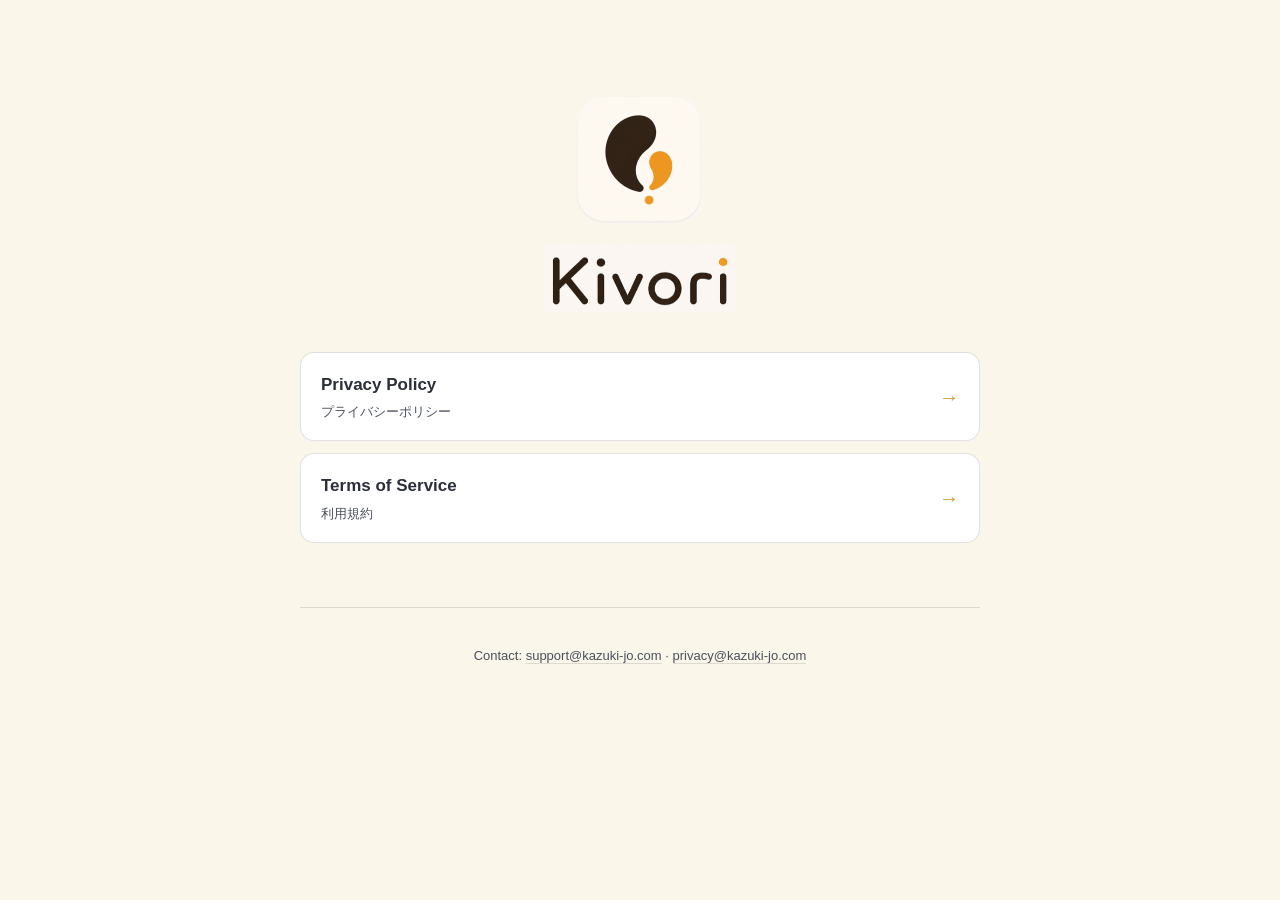
<file: index.html>
<!DOCTYPE html>
<html lang="ja">
<head>
<meta charset="utf-8" />
<meta name="viewport" content="width=device-width, initial-scale=1" />
<title>Kivori — Legal</title>
<meta name="description" content="Kivori privacy policy and terms of service." />
<link rel="icon" type="image/png" sizes="32x32" href="favicon-32.png" />
<link rel="icon" type="image/png" sizes="16x16" href="favicon-16.png" />
<link rel="apple-touch-icon" sizes="180x180" href="apple-touch-icon.png" />
<link rel="stylesheet" href="style.css" />
</head>
<body>
<div class="container">
  <div class="hero">
    <img class="hero-icon" src="kivori-logo-256.png" alt="Kivori icon" width="128" height="128" />
    <h1 class="visually-hidden">Kivori</h1>
    <img class="hero-wordmark" src="kivori-wordmark-720.png" srcset="kivori-wordmark-360.png 1x, kivori-wordmark-720.png 2x" alt="Kivori" width="360" height="127" />
  </div>

  <nav class="card-list" aria-label="Legal documents">
    <a class="card" href="privacy.html">
      <span>
        <div class="card-title">Privacy Policy</div>
        <div class="card-desc">プライバシーポリシー</div>
      </span>
      <span class="card-arrow" aria-hidden="true">→</span>
    </a>
    <a class="card" href="terms.html">
      <span>
        <div class="card-title">Terms of Service</div>
        <div class="card-desc">利用規約</div>
      </span>
      <span class="card-arrow" aria-hidden="true">→</span>
    </a>
  </nav>

  <div class="footer">
    <p>
      Contact: <a href="mailto:support@kazuki-jo.com">support@kazuki-jo.com</a> ·
      <a href="mailto:privacy@kazuki-jo.com">privacy@kazuki-jo.com</a>
    </p>
  </div>
</div>
</body>
</html>
</file>
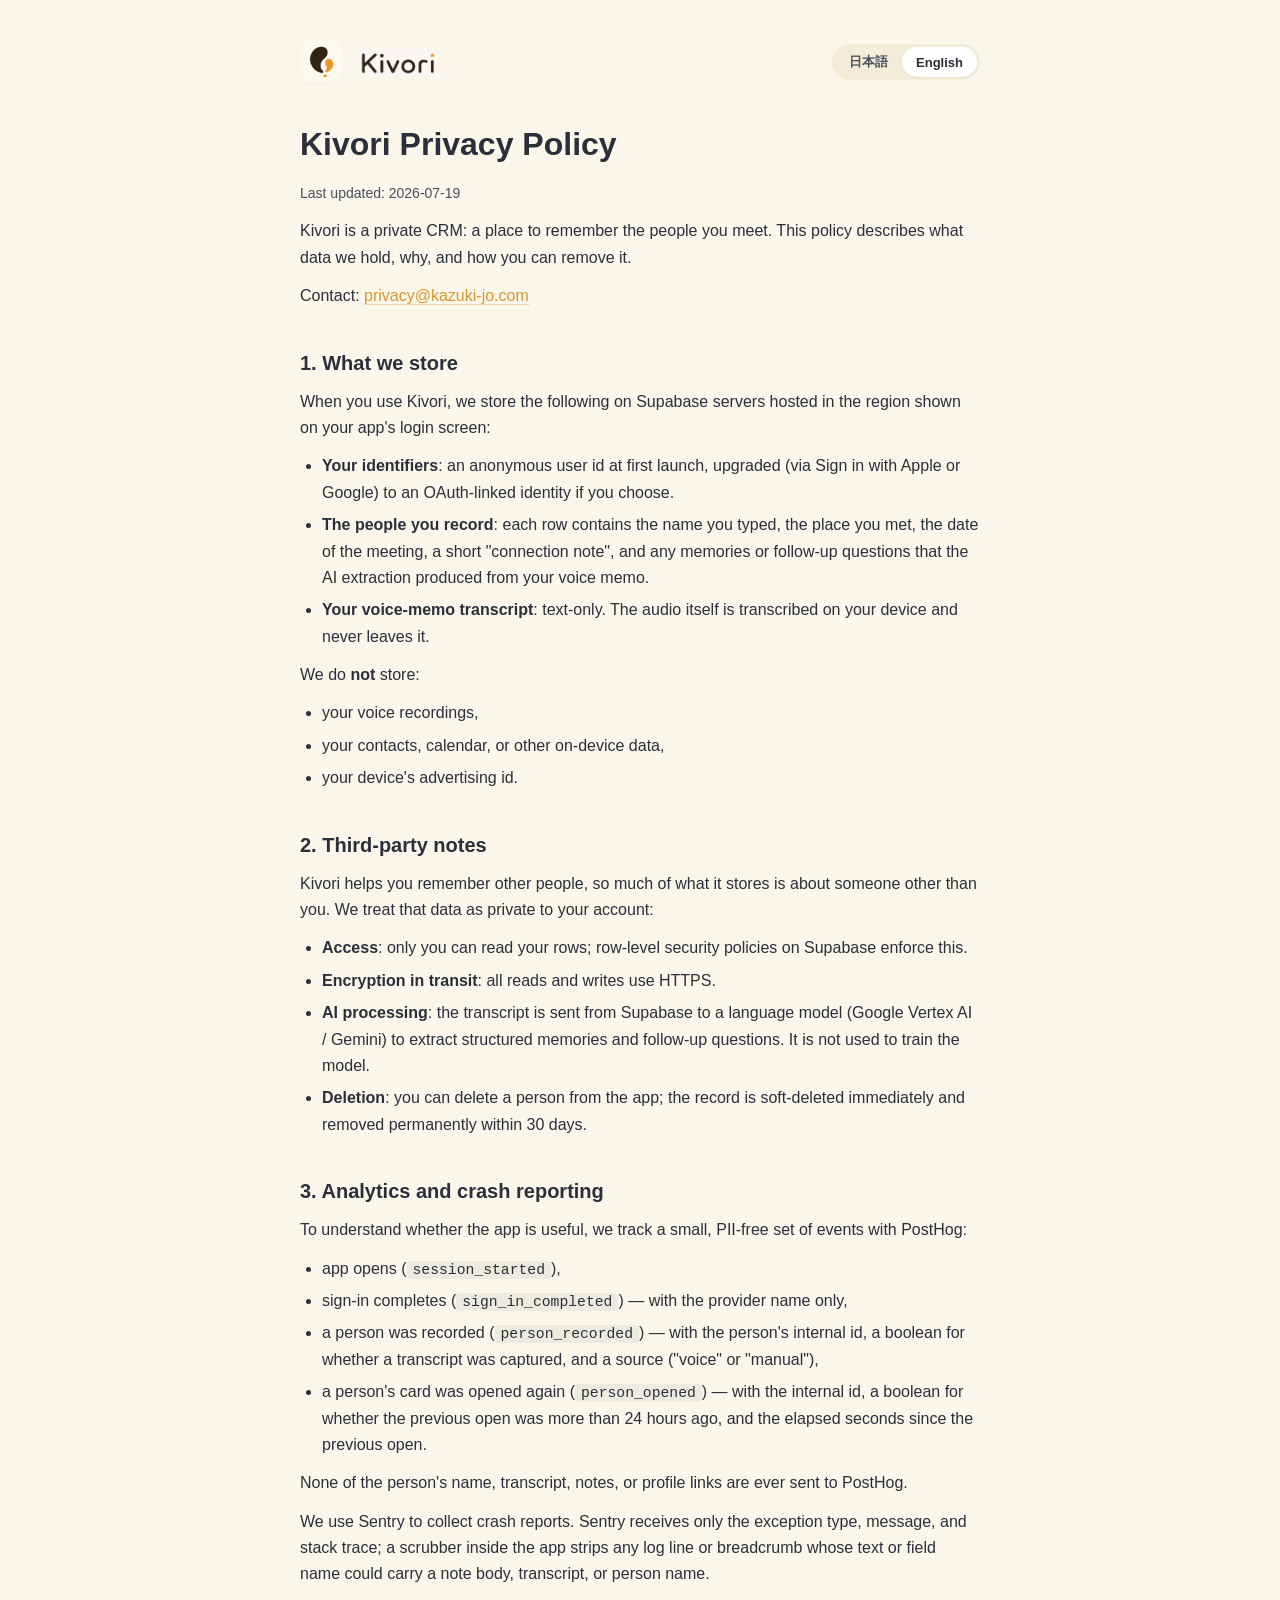
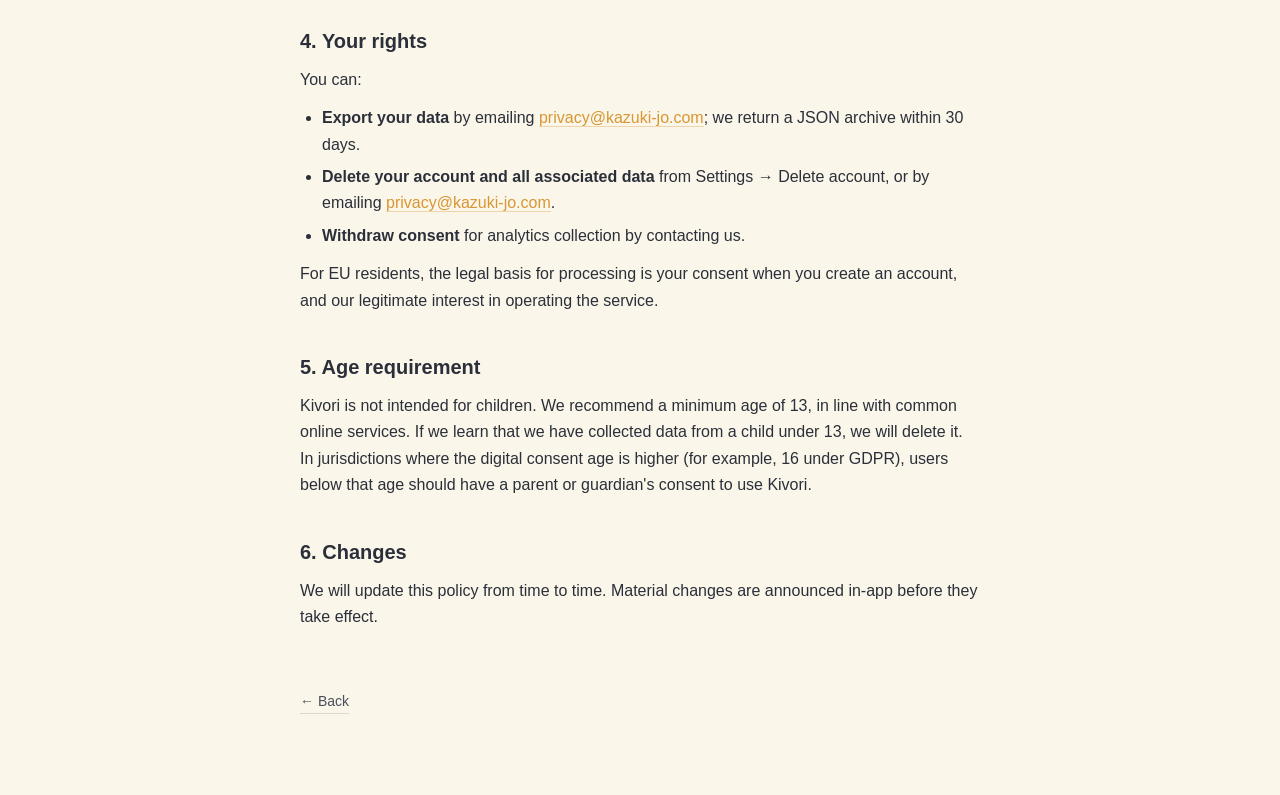
<file: privacy.html>
<!DOCTYPE html>
<html lang="ja">
<head>
<meta charset="utf-8" />
<meta name="viewport" content="width=device-width, initial-scale=1" />
<title>Kivori — Privacy Policy</title>
<meta name="description" content="Kivori privacy policy — what data we hold, why, and how to remove it." />
<link rel="icon" type="image/png" sizes="32x32" href="favicon-32.png" />
<link rel="icon" type="image/png" sizes="16x16" href="favicon-16.png" />
<link rel="apple-touch-icon" sizes="180x180" href="apple-touch-icon.png" />
<link rel="stylesheet" href="style.css" />
</head>
<body>
<div class="container">
  <header class="brand" style="display:flex;align-items:center;gap:14px;">
    <a href="index.html">
      <img src="kivori-logo-256.png" alt="Kivori icon" width="44" height="44" />
      <img class="brand-wordmark" src="kivori-wordmark-360.png" alt="Kivori" width="128" height="45" />
    </a>
    <div class="lang-toggle" role="tablist" aria-label="Language">
      <button type="button" role="tab" data-lang-btn="ja" aria-controls="lang-ja">日本語</button>
      <button type="button" role="tab" data-lang-btn="en" aria-controls="lang-en">English</button>
    </div>
  </header>

  <article id="lang-ja" data-lang="ja" role="tabpanel" aria-labelledby="lang-ja-btn">
<h1>Kivori プライバシーポリシー</h1>
<p><em>最終更新: 2026-07-19</em></p>
<p>Kivori は、あなたが会った人を思い出すためのプライベート CRM です。本ポリシーでは、当社がどのデータを保持し、なぜ保持し、どのように削除できるかを説明します。</p>
<p>問い合わせ先: <a href="mailto:privacy@kazuki-jo.com">privacy@kazuki-jo.com</a></p>
<h2>1. 保存するデータ</h2>
<p>Kivori をご利用いただくと、アプリのログイン画面に表示されるリージョンの Supabase サーバー上に以下のデータを保存します。</p>
<ul>
<li><strong>識別子</strong>: 初回起動時は匿名ユーザー ID。Apple / Google のサインインを行うと、OAuth 連携された ID に昇格します。</li>
<li><strong>記録した人物</strong>: 入力した名前、会った場所、日付、短い「関係メモ」、および音声メモから AI 抽出した「メモリ」「次に聞くこと」の各行が含まれます。</li>
<li><strong>音声メモの文字起こし</strong>: テキストのみ。音声そのものは端末上で文字起こしされ、外部には送信されません。</li>
</ul>
<p>以下のデータは保存しません。</p>
<ul>
<li>音声録音そのもの</li>
<li>連絡先、カレンダー、その他の端末内データ</li>
<li>端末の広告 ID</li>
</ul>
<h2>2. 第三者に関する情報</h2>
<p>Kivori はあなたが会った人を思い出すためのアプリなので、保存する情報の多くはあなた以外の人物に関するものです。これをあなたのアカウントに閉じた情報として扱います。</p>
<ul>
<li><strong>アクセス</strong>: あなたのみが自分の行を読み取れます。Supabase の行レベルセキュリティ (RLS) で強制されます。</li>
<li><strong>通信の暗号化</strong>: すべての読み書きは HTTPS を利用します。</li>
<li><strong>AI 処理</strong>: 文字起こしは Supabase から言語モデル (Google Vertex AI / Gemini) に送信され、構造化された「メモリ」「次に聞くこと」を抽出します。モデルの学習には利用されません。</li>
<li><strong>削除</strong>: アプリ内から人物を削除できます。ソフト削除が即時に反映され、30 日以内に完全に削除されます。</li>
</ul>
<h2>3. 分析とクラッシュレポート</h2>
<p>アプリが役に立っているかを把握するため、PostHog により PII を含まない少数のイベントを収集します。</p>
<ul>
<li>アプリ起動 (<code>session_started</code>)</li>
<li>サインイン完了 (<code>sign_in_completed</code>) — プロバイダ名のみ</li>
<li>人物を記録した (<code>person_recorded</code>) — 内部 ID、文字起こしを取得したかの真偽値、ソース (<code>voice</code> / <code>manual</code>)</li>
<li>人物カードを再度開いた (<code>person_opened</code>) — 内部 ID、前回の開封が 24 時間以上前かの真偽値、前回開封からの経過秒数</li>
</ul>
<p>人物の名前、文字起こし、メモ、プロフィールリンクなどが PostHog に送信されることは一切ありません。</p>
<p>クラッシュレポートには Sentry を利用します。Sentry には例外の型・メッセージ・スタックトレースのみが送信されます。アプリ内のスクラバーが、メモ本文・文字起こし・人物名を含む可能性のあるログ行やブレッドクラムを事前に除去します。</p>
<h2>4. あなたの権利</h2>
<p>以下を行えます。</p>
<ul>
<li><strong>データのエクスポート</strong>: <a href="mailto:privacy@kazuki-jo.com">privacy@kazuki-jo.com</a> 宛にご連絡ください。30 日以内に JSON アーカイブをお送りします。</li>
<li><strong>アカウントと関連データの削除</strong>: 「設定」→「アカウント削除」、または <a href="mailto:privacy@kazuki-jo.com">privacy@kazuki-jo.com</a> へのご連絡で対応します。</li>
<li><strong>分析データ提供への同意撤回</strong>: 上記連絡先までご連絡ください。</li>
</ul>
<p>EU 域内のお客様に対する処理の法的根拠は、アカウント作成時のご同意、および当社によるサービス運営の正当な利益です。</p>
<h2>5. 年齢制限</h2>
<p>Kivori は子ども向けのアプリではありません。一般的なオンラインサービスの慣行にあわせ、13 歳以上でのご利用を推奨しています。13 歳未満の方のデータを収集していることが判明した場合は、当該データを削除します。デジタル同意年齢がこれより高く定められている法域 (例: GDPR の 16 歳など) では、その年齢に満たない方は保護者の同意のうえでご利用ください。</p>
<h2>6. 変更</h2>
<p>本ポリシーは随時更新されます。重要な変更は、施行前にアプリ内でご案内します。</p>
    <a class="doc-back" href="index.html">← Back</a>
  </article>

  <article id="lang-en" data-lang="en" role="tabpanel" aria-labelledby="lang-en-btn">
<h1>Kivori Privacy Policy</h1>
<p><em>Last updated: 2026-07-19</em></p>
<p>Kivori is a private CRM: a place to remember the people you meet. This policy describes what data we hold, why, and how you can remove it.</p>
<p>Contact: <a href="mailto:privacy@kazuki-jo.com">privacy@kazuki-jo.com</a></p>
<h2>1. What we store</h2>
<p>When you use Kivori, we store the following on Supabase servers hosted in the region shown on your app&#39;s login screen:</p>
<ul>
<li><strong>Your identifiers</strong>: an anonymous user id at first launch, upgraded (via Sign in with Apple or Google) to an OAuth-linked identity if you choose.</li>
<li><strong>The people you record</strong>: each row contains the name you typed, the place you met, the date of the meeting, a short &quot;connection note&quot;, and any memories or follow-up questions that the AI extraction produced from your voice memo.</li>
<li><strong>Your voice-memo transcript</strong>: text-only. The audio itself is transcribed on your device and never leaves it.</li>
</ul>
<p>We do <strong>not</strong> store:</p>
<ul>
<li>your voice recordings,</li>
<li>your contacts, calendar, or other on-device data,</li>
<li>your device&#39;s advertising id.</li>
</ul>
<h2>2. Third-party notes</h2>
<p>Kivori helps you remember other people, so much of what it stores is about someone other than you. We treat that data as private to your account:</p>
<ul>
<li><strong>Access</strong>: only you can read your rows; row-level security policies on Supabase enforce this.</li>
<li><strong>Encryption in transit</strong>: all reads and writes use HTTPS.</li>
<li><strong>AI processing</strong>: the transcript is sent from Supabase to a language model (Google Vertex AI / Gemini) to extract structured memories and follow-up questions. It is not used to train the model.</li>
<li><strong>Deletion</strong>: you can delete a person from the app; the record is soft-deleted immediately and removed permanently within 30 days.</li>
</ul>
<h2>3. Analytics and crash reporting</h2>
<p>To understand whether the app is useful, we track a small, PII-free set of events with PostHog:</p>
<ul>
<li>app opens (<code>session_started</code>),</li>
<li>sign-in completes (<code>sign_in_completed</code>) — with the provider name only,</li>
<li>a person was recorded (<code>person_recorded</code>) — with the person&#39;s internal id, a boolean for whether a transcript was captured, and a source (&quot;voice&quot; or &quot;manual&quot;),</li>
<li>a person&#39;s card was opened again (<code>person_opened</code>) — with the internal id, a boolean for whether the previous open was more than 24 hours ago, and the elapsed seconds since the previous open.</li>
</ul>
<p>None of the person&#39;s name, transcript, notes, or profile links are ever sent to PostHog.</p>
<p>We use Sentry to collect crash reports. Sentry receives only the exception type, message, and stack trace; a scrubber inside the app strips any log line or breadcrumb whose text or field name could carry a note body, transcript, or person name.</p>
<h2>4. Your rights</h2>
<p>You can:</p>
<ul>
<li><strong>Export your data</strong> by emailing <a href="mailto:privacy@kazuki-jo.com">privacy@kazuki-jo.com</a>; we return a JSON archive within 30 days.</li>
<li><strong>Delete your account and all associated data</strong> from Settings → Delete account, or by emailing <a href="mailto:privacy@kazuki-jo.com">privacy@kazuki-jo.com</a>.</li>
<li><strong>Withdraw consent</strong> for analytics collection by contacting us.</li>
</ul>
<p>For EU residents, the legal basis for processing is your consent when you create an account, and our legitimate interest in operating the service.</p>
<h2>5. Age requirement</h2>
<p>Kivori is not intended for children. We recommend a minimum age of 13, in line with common online services. If we learn that we have collected data from a child under 13, we will delete it. In jurisdictions where the digital consent age is higher (for example, 16 under GDPR), users below that age should have a parent or guardian&#39;s consent to use Kivori.</p>
<h2>6. Changes</h2>
<p>We will update this policy from time to time. Material changes are announced in-app before they take effect.</p>
    <a class="doc-back" href="index.html">← Back</a>
  </article>
</div>

<script>
(function () {
  var KEY = 'kivori.legal.lang';
  var supported = ['ja', 'en'];
  var stored = null;
  try { stored = localStorage.getItem(KEY); } catch (e) {}
  var initial = supported.indexOf(stored) >= 0
    ? stored
    : ((navigator.language || 'ja').toLowerCase().indexOf('ja') === 0 ? 'ja' : 'en');
  setLang(initial);

  document.querySelectorAll('[data-lang-btn]').forEach(function (btn) {
    btn.addEventListener('click', function () {
      var lang = btn.getAttribute('data-lang-btn');
      setLang(lang);
      try { localStorage.setItem(KEY, lang); } catch (e) {}
    });
  });

  function setLang(lang) {
    document.documentElement.setAttribute('lang', lang);
    document.querySelectorAll('[data-lang]').forEach(function (el) {
      el.classList.toggle('active', el.getAttribute('data-lang') === lang);
    });
    document.querySelectorAll('[data-lang-btn]').forEach(function (b) {
      var active = b.getAttribute('data-lang-btn') === lang;
      b.classList.toggle('active', active);
      b.setAttribute('aria-selected', active ? 'true' : 'false');
    });
  }
})();
</script>
</body>
</html>
</file>
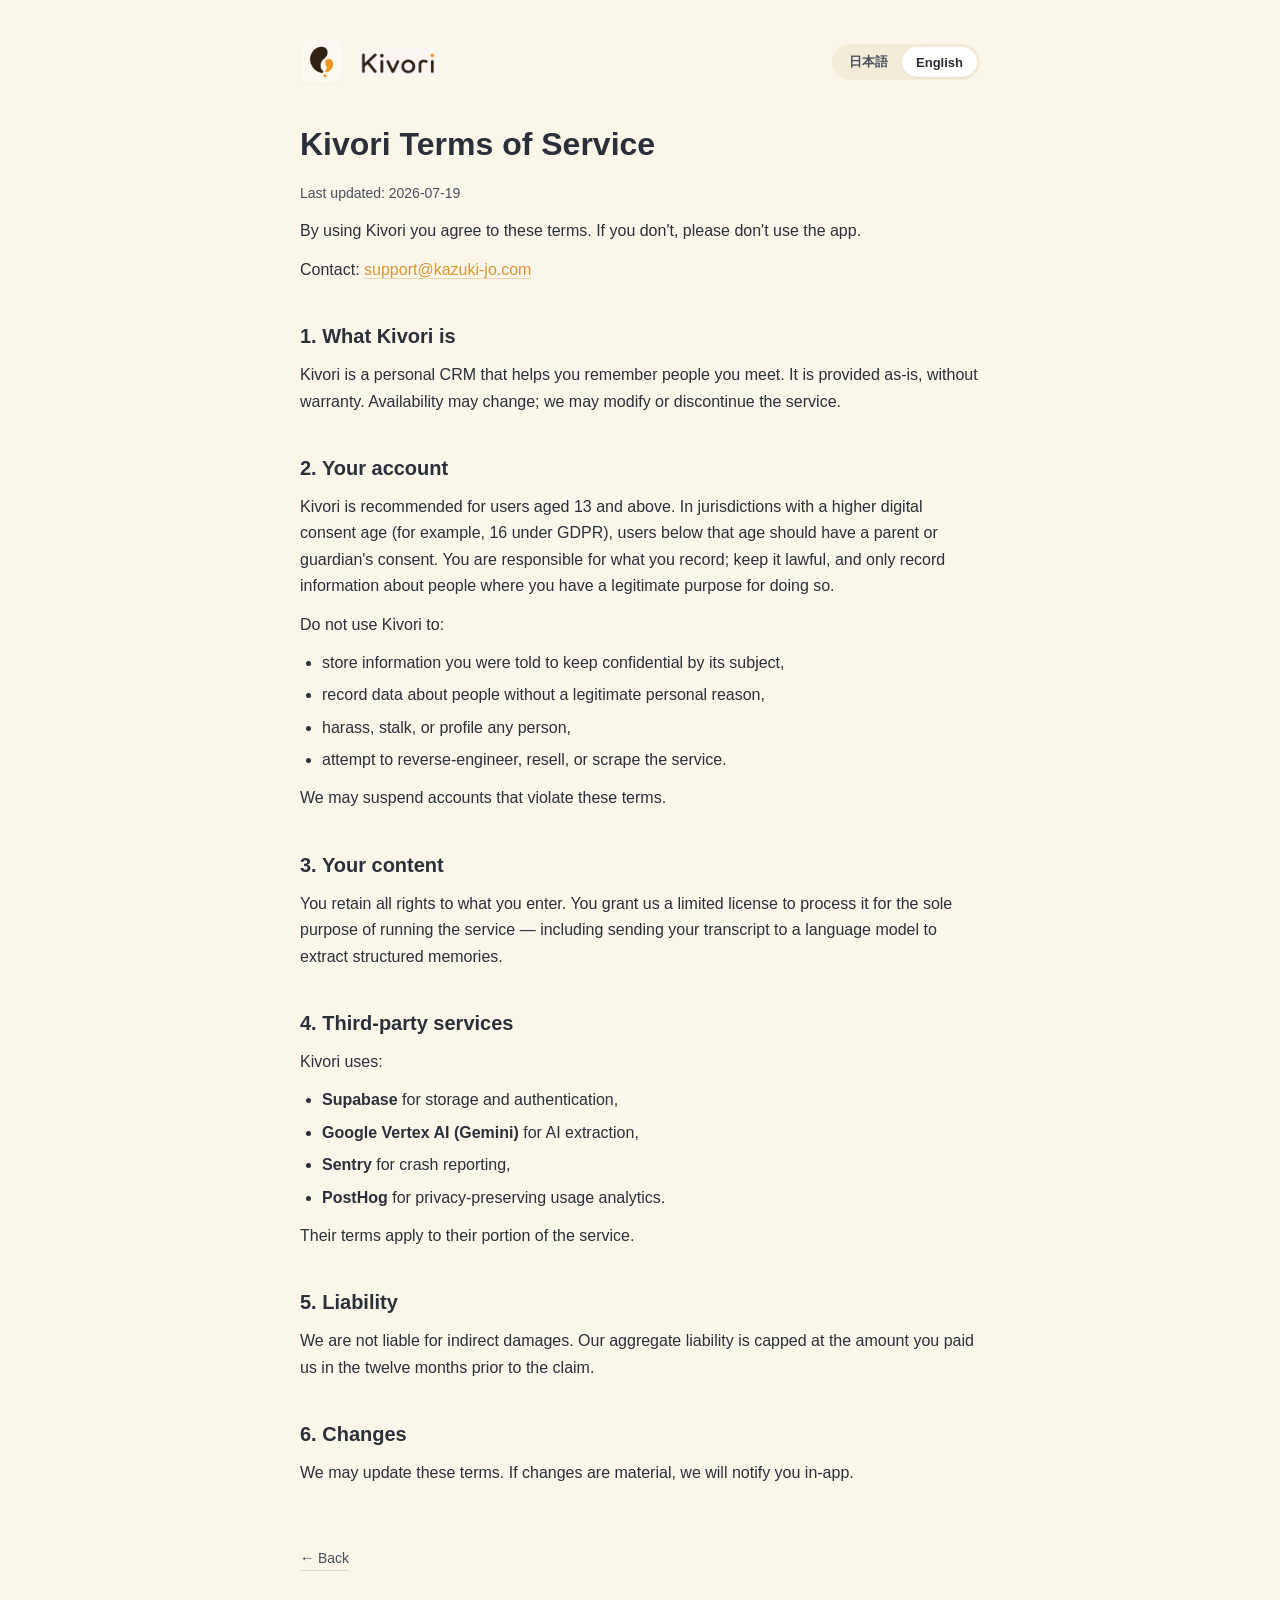
<file: terms.html>
<!DOCTYPE html>
<html lang="ja">
<head>
<meta charset="utf-8" />
<meta name="viewport" content="width=device-width, initial-scale=1" />
<title>Kivori — Terms of Service</title>
<meta name="description" content="Kivori terms of service." />
<link rel="icon" type="image/png" sizes="32x32" href="favicon-32.png" />
<link rel="icon" type="image/png" sizes="16x16" href="favicon-16.png" />
<link rel="apple-touch-icon" sizes="180x180" href="apple-touch-icon.png" />
<link rel="stylesheet" href="style.css" />
</head>
<body>
<div class="container">
  <header class="brand" style="display:flex;align-items:center;gap:14px;">
    <a href="index.html">
      <img src="kivori-logo-256.png" alt="Kivori icon" width="44" height="44" />
      <img class="brand-wordmark" src="kivori-wordmark-360.png" alt="Kivori" width="128" height="45" />
    </a>
    <div class="lang-toggle" role="tablist" aria-label="Language">
      <button type="button" role="tab" data-lang-btn="ja" aria-controls="lang-ja">日本語</button>
      <button type="button" role="tab" data-lang-btn="en" aria-controls="lang-en">English</button>
    </div>
  </header>

  <article id="lang-ja" data-lang="ja" role="tabpanel" aria-labelledby="lang-ja-btn">
<h1>Kivori 利用規約</h1>
<p><em>最終更新: 2026-07-19</em></p>
<p>Kivori をご利用いただくにあたり、本利用規約への同意が必要です。ご同意いただけない場合はご利用をお控えください。</p>
<p>問い合わせ先: <a href="mailto:support@kazuki-jo.com">support@kazuki-jo.com</a></p>
<h2>1. Kivori について</h2>
<p>Kivori は、あなたが会った人を思い出すためのパーソナル CRM です。現状有姿で提供され、明示・黙示を問わず何らの保証も行いません。可用性は変更される場合があり、サービスの変更・停止を行うことがあります。</p>
<h2>2. アカウント</h2>
<p>Kivori は 13 歳以上のご利用を推奨しています。デジタル同意年齢がこれより高く定められている法域 (例: GDPR の 16 歳など) では、その年齢に満たない方は保護者の同意のうえでご利用ください。記録内容はご自身の責任で管理してください。合法な範囲で、正当な目的がある場合にのみ他者に関する情報を記録してください。</p>
<p>以下の目的での利用は禁止します。</p>
<ul>
<li>対象者から秘密として扱うよう告げられた情報の保存</li>
<li>正当な理由のない、他者に関するデータの記録</li>
<li>特定の人物への嫌がらせ・ストーカー行為・プロファイリング</li>
<li>サービスのリバースエンジニアリング、再販、スクレイピング</li>
</ul>
<p>規約に違反したアカウントは停止する場合があります。</p>
<h2>3. あなたのコンテンツ</h2>
<p>入力した内容の権利はあなたに帰属します。当社は、サービス運営に必要な範囲 (文字起こしを言語モデルに送信して構造化メモリを抽出することを含む) においてのみ、限定的な使用許諾を得ます。</p>
<h2>4. 第三者サービス</h2>
<p>Kivori は以下を利用しています。</p>
<ul>
<li><strong>Supabase</strong>: ストレージと認証</li>
<li><strong>Google Vertex AI (Gemini)</strong>: AI 抽出</li>
<li><strong>Sentry</strong>: クラッシュレポート</li>
<li><strong>PostHog</strong>: プライバシー配慮型の利用分析</li>
</ul>
<p>それぞれの利用範囲について、各社の規約が適用されます。</p>
<h2>5. 責任の制限</h2>
<p>当社は間接的損害について責任を負いません。総合的な責任の上限は、請求日から遡って 12 か月間にお客様から当社にお支払いいただいた金額とします。</p>
<h2>6. 変更</h2>
<p>本規約は随時変更する場合があります。重要な変更については、施行前にアプリ内でご案内します。</p>
    <a class="doc-back" href="index.html">← Back</a>
  </article>

  <article id="lang-en" data-lang="en" role="tabpanel" aria-labelledby="lang-en-btn">
<h1>Kivori Terms of Service</h1>
<p><em>Last updated: 2026-07-19</em></p>
<p>By using Kivori you agree to these terms. If you don&#39;t, please don&#39;t use the app.</p>
<p>Contact: <a href="mailto:support@kazuki-jo.com">support@kazuki-jo.com</a></p>
<h2>1. What Kivori is</h2>
<p>Kivori is a personal CRM that helps you remember people you meet. It is provided as-is, without warranty. Availability may change; we may modify or discontinue the service.</p>
<h2>2. Your account</h2>
<p>Kivori is recommended for users aged 13 and above. In jurisdictions with a higher digital consent age (for example, 16 under GDPR), users below that age should have a parent or guardian&#39;s consent. You are responsible for what you record; keep it lawful, and only record information about people where you have a legitimate purpose for doing so.</p>
<p>Do not use Kivori to:</p>
<ul>
<li>store information you were told to keep confidential by its subject,</li>
<li>record data about people without a legitimate personal reason,</li>
<li>harass, stalk, or profile any person,</li>
<li>attempt to reverse-engineer, resell, or scrape the service.</li>
</ul>
<p>We may suspend accounts that violate these terms.</p>
<h2>3. Your content</h2>
<p>You retain all rights to what you enter. You grant us a limited license to process it for the sole purpose of running the service — including sending your transcript to a language model to extract structured memories.</p>
<h2>4. Third-party services</h2>
<p>Kivori uses:</p>
<ul>
<li><strong>Supabase</strong> for storage and authentication,</li>
<li><strong>Google Vertex AI (Gemini)</strong> for AI extraction,</li>
<li><strong>Sentry</strong> for crash reporting,</li>
<li><strong>PostHog</strong> for privacy-preserving usage analytics.</li>
</ul>
<p>Their terms apply to their portion of the service.</p>
<h2>5. Liability</h2>
<p>We are not liable for indirect damages. Our aggregate liability is capped at the amount you paid us in the twelve months prior to the claim.</p>
<h2>6. Changes</h2>
<p>We may update these terms. If changes are material, we will notify you in-app.</p>
    <a class="doc-back" href="index.html">← Back</a>
  </article>
</div>

<script>
(function () {
  var KEY = 'kivori.legal.lang';
  var supported = ['ja', 'en'];
  var stored = null;
  try { stored = localStorage.getItem(KEY); } catch (e) {}
  var initial = supported.indexOf(stored) >= 0
    ? stored
    : ((navigator.language || 'ja').toLowerCase().indexOf('ja') === 0 ? 'ja' : 'en');
  setLang(initial);

  document.querySelectorAll('[data-lang-btn]').forEach(function (btn) {
    btn.addEventListener('click', function () {
      var lang = btn.getAttribute('data-lang-btn');
      setLang(lang);
      try { localStorage.setItem(KEY, lang); } catch (e) {}
    });
  });

  function setLang(lang) {
    document.documentElement.setAttribute('lang', lang);
    document.querySelectorAll('[data-lang]').forEach(function (el) {
      el.classList.toggle('active', el.getAttribute('data-lang') === lang);
    });
    document.querySelectorAll('[data-lang-btn]').forEach(function (b) {
      var active = b.getAttribute('data-lang-btn') === lang;
      b.classList.toggle('active', active);
      b.setAttribute('aria-selected', active ? 'true' : 'false');
    });
  }
})();
</script>
</body>
</html>
</file>
<file: style.css>
:root {
  --cream: #faf6ea;
  --cream-soft: #f2ecd8;
  --dark: #2b2f39;
  --dark-soft: #4a4f5c;
  --amber: #d99632;
  --amber-hover: #b97a1e;
  --border: rgba(43, 47, 57, 0.14);
  --radius: 14px;
  --max-width: 720px;
  --font-body: -apple-system, BlinkMacSystemFont, "Segoe UI", "Hiragino Sans",
    "Hiragino Kaku Gothic ProN", "Yu Gothic", "Noto Sans JP", Meiryo, sans-serif;
}

* { box-sizing: border-box; }

html { -webkit-text-size-adjust: 100%; }

body {
  margin: 0;
  background: var(--cream);
  color: var(--dark);
  font-family: var(--font-body);
  font-size: 16px;
  line-height: 1.65;
  -webkit-font-smoothing: antialiased;
}

a {
  color: var(--amber);
  text-decoration: none;
  border-bottom: 1px solid rgba(217, 150, 50, 0.35);
  transition: color 0.15s ease, border-color 0.15s ease;
}
a:hover { color: var(--amber-hover); border-bottom-color: var(--amber-hover); }
a:focus-visible {
  outline: 2px solid var(--amber);
  outline-offset: 2px;
  border-radius: 3px;
}

.container {
  max-width: var(--max-width);
  margin: 0 auto;
  padding: 32px 20px 80px;
}

/* Header / brand */
.brand {
  display: flex;
  align-items: center;
  gap: 14px;
  padding-top: 8px;
}
.brand a {
  display: flex;
  align-items: center;
  gap: 14px;
  color: var(--dark);
  border-bottom: none;
}
.brand a:hover { color: var(--dark); }
.brand img:not(.brand-wordmark) {
  width: 44px;
  height: 44px;
  border-radius: 10px;
  display: block;
}
.brand-wordmark {
  height: 28px;
  width: auto;
  display: block;
}

/* Landing hero */
.hero {
  text-align: center;
  margin: 64px 0 40px;
}
.hero-icon {
  width: 128px;
  height: 128px;
  border-radius: 28px;
  display: block;
  margin: 0 auto 20px;
}
.hero-wordmark {
  display: block;
  margin: 0 auto;
  width: auto;
  height: 68px;
  max-width: 80%;
}
.visually-hidden {
  position: absolute !important;
  width: 1px; height: 1px;
  padding: 0; margin: -1px;
  overflow: hidden; clip: rect(0,0,0,0);
  white-space: nowrap; border: 0;
}

.card-list {
  display: grid;
  gap: 12px;
  margin: 40px auto 0;
}
.card {
  display: flex;
  align-items: center;
  justify-content: space-between;
  padding: 18px 20px;
  background: #fff;
  border: 1px solid var(--border);
  border-radius: var(--radius);
  color: var(--dark);
  border-bottom: 1px solid var(--border);
  transition: border-color 0.15s ease, transform 0.15s ease;
}
.card:hover {
  border-color: var(--amber);
  color: var(--dark);
  transform: translateY(-1px);
}
.card-title { font-weight: 600; font-size: 17px; }
.card-desc { font-size: 13px; color: var(--dark-soft); margin-top: 2px; }
.card-arrow { color: var(--amber); font-size: 20px; line-height: 1; }

.footer {
  margin-top: 64px;
  padding-top: 24px;
  border-top: 1px solid var(--border);
  font-size: 13px;
  color: var(--dark-soft);
  text-align: center;
}
.footer a { color: var(--dark-soft); border-bottom-color: var(--border); }
.footer a:hover { color: var(--amber); border-bottom-color: var(--amber); }

/* Legal doc pages */
.lang-toggle {
  display: inline-flex;
  gap: 0;
  background: var(--cream-soft);
  border-radius: 999px;
  padding: 3px;
  margin-left: auto;
}
.lang-toggle button {
  font-family: inherit;
  font-size: 13px;
  font-weight: 600;
  color: var(--dark-soft);
  background: transparent;
  border: none;
  padding: 6px 14px;
  border-radius: 999px;
  cursor: pointer;
  transition: background 0.15s ease, color 0.15s ease;
}
.lang-toggle button.active {
  background: #fff;
  color: var(--dark);
  box-shadow: 0 1px 2px rgba(0,0,0,0.06);
}

article { margin-top: 40px; }
article h1 {
  font-size: 32px;
  line-height: 1.25;
  margin: 0 0 16px;
  font-weight: 700;
}
article h2 {
  font-size: 20px;
  line-height: 1.35;
  margin: 40px 0 12px;
  font-weight: 700;
}
article p { margin: 12px 0; }
article ul { padding-left: 22px; margin: 12px 0; }
article li { margin: 6px 0; }
article strong { font-weight: 700; }
article code {
  font-family: ui-monospace, SFMono-Regular, Menlo, monospace;
  font-size: 0.92em;
  background: rgba(43, 47, 57, 0.06);
  padding: 1px 6px;
  border-radius: 4px;
}
article em {
  font-style: normal;
  color: var(--dark-soft);
  font-size: 14px;
}

.doc-back {
  display: inline-block;
  margin-top: 48px;
  font-size: 14px;
  color: var(--dark-soft);
  border-bottom: 1px solid var(--border);
}
.doc-back:hover { color: var(--amber); border-bottom-color: var(--amber); }

/* Hide inactive language section */
[data-lang]:not(.active) { display: none; }

@media (max-width: 480px) {
  .container { padding: 24px 16px 64px; }
  .hero { margin: 40px 0 32px; }
  .hero-icon { width: 108px; height: 108px; border-radius: 24px; }
  .hero-wordmark { height: 56px; }
  .brand-wordmark { height: 24px; }
  article h1 { font-size: 26px; }
  article h2 { font-size: 18px; margin-top: 32px; }
}
</file>
